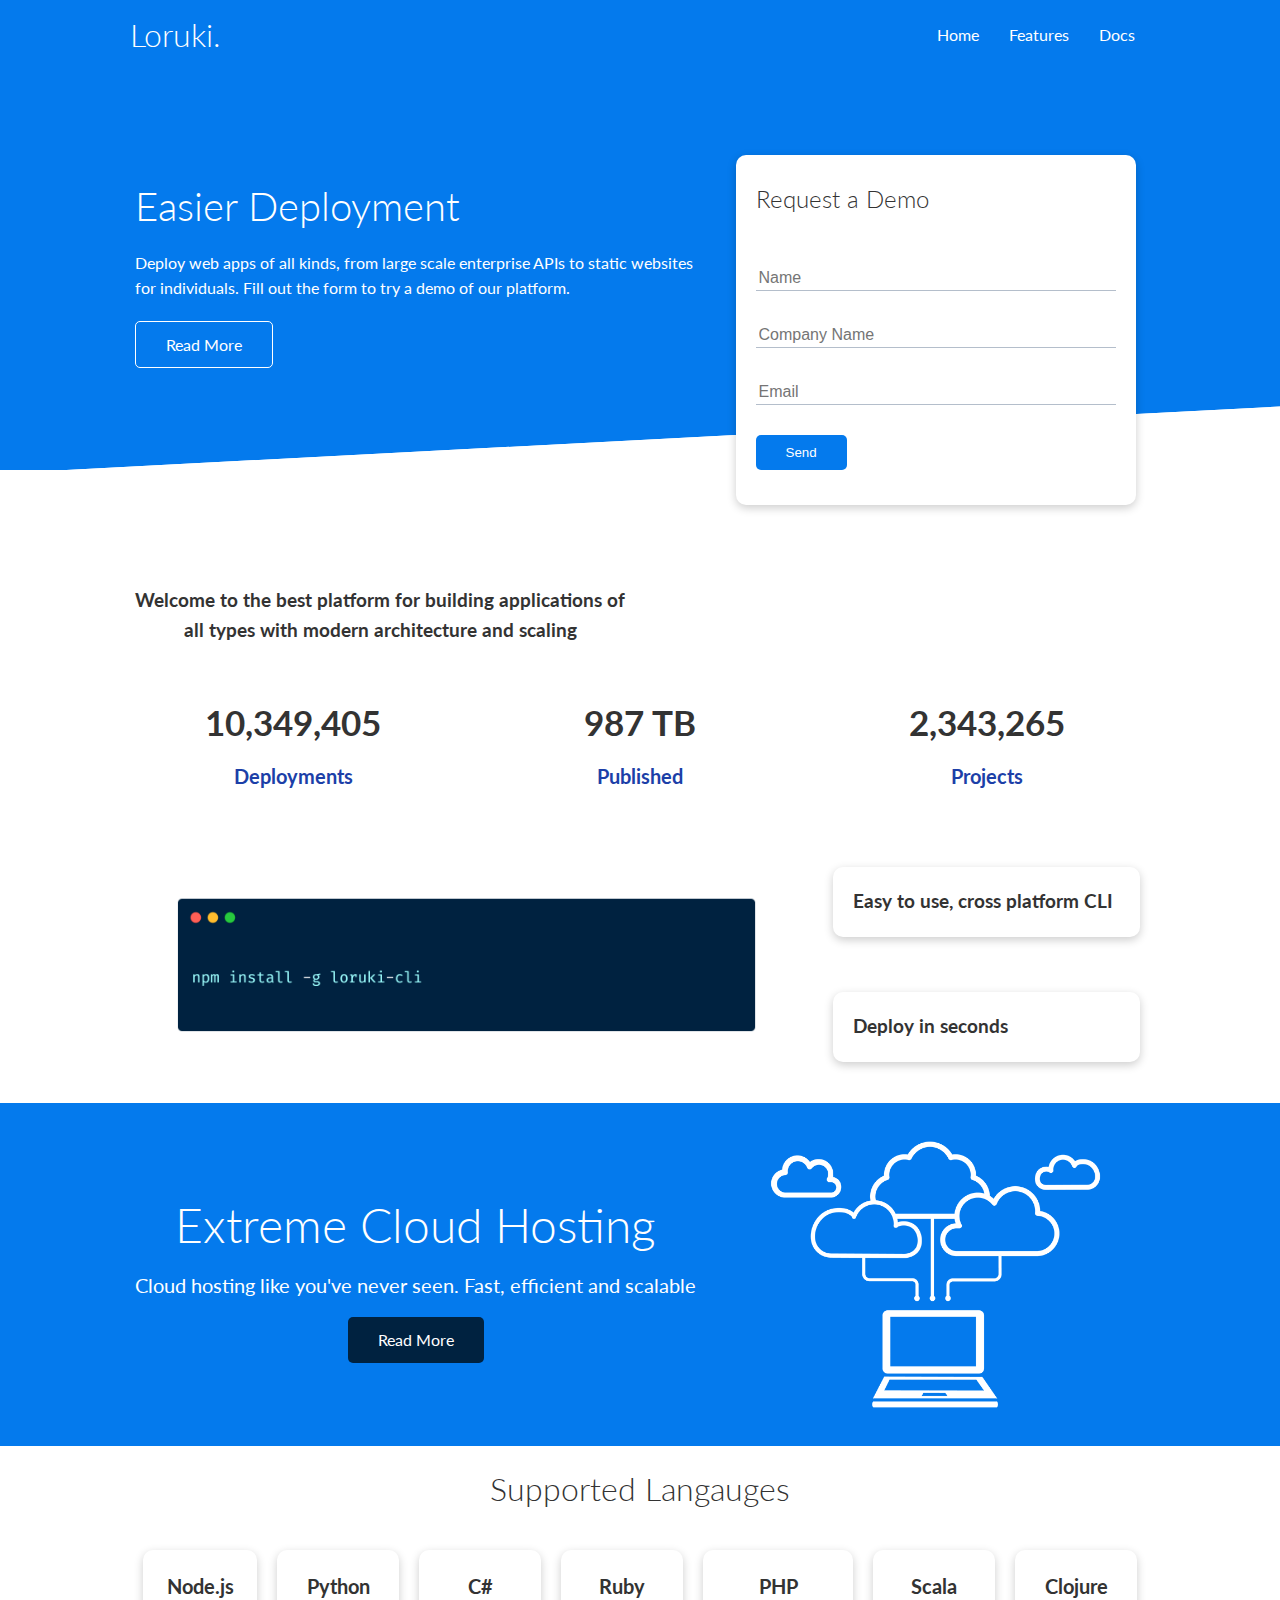
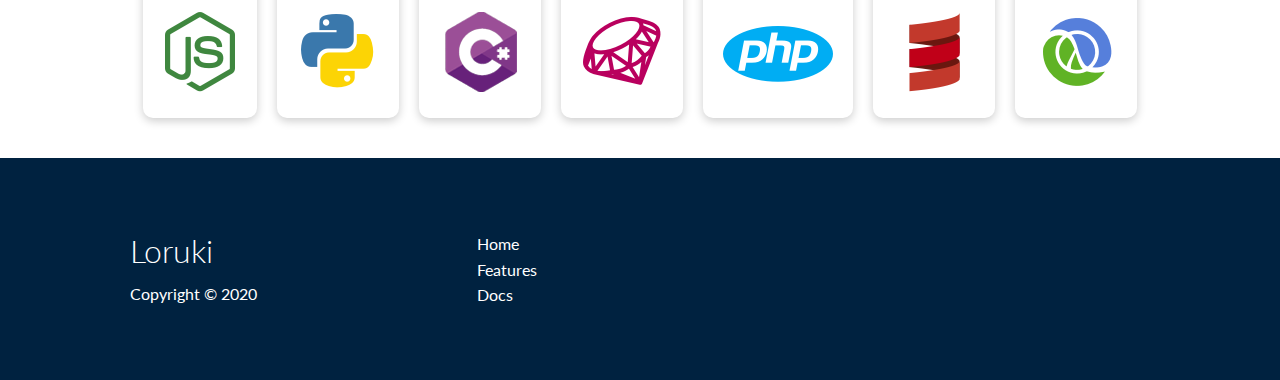
<file: index.html>
<!DOCTYPE html>
<html lang="en">
  <head>
    <meta charset="UTF-8" />
    <meta name="viewport" content="width=device-width, initial-scale=1.0" />
    <link
      rel="stylesheet"
      href="https://cdnjs.cloudflare.com/ajax/libs/font-awesome/5.15.1/css/all.min.css"
      integrity="sha512-+4zCK9k+qNFUR5X+cKL9EIR+ZOhtIloNl9GIKS57V1MyNsYpYcUrUeQc9vNfzsWfV28IaLL3i96P9sdNyeRssA=="
      crossorigin="anonymous"
    />
    <link rel="stylesheet" href="css/style.css" />
    <link rel="stylesheet" href="css/utilities.css" />
    <title>Loruki | Cloud Hosting For Everyone</title>
  </head>
  <body>
    <!-- Navbar -->
    <div class="navbar">
      <div class="container flex">
        <h1 class="logo">Loruki.</h1>
        <nav>
          <ul>
            <li><a href="index.html">Home</a></li>
            <li><a href="features.html">Features</a></li>
            <li><a href="docs.html">Docs</a></li>
          </ul>
        </nav>
      </div>
    </div>

    <!-- Showcase -->
    <section class="showcase">
      <div class="container grid">
        <div class="showcase-text">
          <h1>Easier Deployment</h1>
          <p>
            Deploy web apps of all kinds, from large scale enterprise APIs to
            static websites for individuals. Fill out the form to try a demo of
            our platform.
          </p>
          <a href="features.html" class="btn btn-outline">Read More</a>
        </div>
        <div class="showcase-form card">
          <h2>Request a Demo</h2>
          <form
            name="contact"
            method="POST"
            netlify-honeypot="bot-field"
            data-netlify="true"
          >
            <input type="hidden" name="form-name" value="contact" />
            <p class="hidden">
              <label
                >Don’t fill this out if you're human: <input name="bot-field"
              /></label>
            </p>
            <div class="form-control">
              <input type="text" name="name" placeholder="Name" required />
            </div>
            <div class="form-control">
              <input
                type="text"
                name="company"
                placeholder="Company Name"
                required
              />
            </div>
            <div class="form-control">
              <input type="email" name="email" placeholder="Email" required />
            </div>
            <input type="submit" value="Send" class="btn btn-primary" />
          </form>
        </div>
      </div>
    </section>

    <!-- Stats -->
    <section class="stats">
      <div class="container">
        <h3 class="stats-heading text-center my-1">
          Welcome to the best platform for building applications of all types
          with modern architecture and scaling
        </h3>
        <div class="grid grid-3 text-center my-4">
          <div>
            <i class="fas fa-server fa-3x"></i>
            <h3>10,349,405</h3>
            <p class="text-secondary">Deployments</p>
          </div>
          <div>
            <i class="fas fa-upload fa-3x"></i>
            <h3>987 TB</h3>
            <p class="text-secondary">Published</p>
          </div>
          <div>
            <i class="fas fa-project-diagram fa-3x"></i>
            <h3>2,343,265</h3>
            <p class="text-secondary">Projects</p>
          </div>
        </div>
      </div>
    </section>

    <!-- Cli -->
    <section class="cli">
      <div class="container grid">
        <img src="images/cli.png" alt="" />
        <div class="card">
          <h3>Easy to use, cross platform CLI</h3>
        </div>
        <div class="card">
          <h3>Deploy in seconds</h3>
        </div>
      </div>
    </section>

    <!-- Cloud -->
    <section class="cloud bg-primary my-2 py-2">
      <div class="container grid">
        <div class="text-center">
          <h2 class="lg">Extreme Cloud Hosting</h2>
          <p class="lead my-1">
            Cloud hosting like you've never seen. Fast, efficient and scalable
          </p>
          <a href="features.html" class="btn btn-dark">Read More</a>
        </div>
        <img src="images/cloud.png" alt="" />
      </div>
    </section>

    <!-- Languages -->
    <section class="languages">
      <h2 class="md text-center my-2">Supported Langauges</h2>
      <div class="container flex">
        <div class="card">
          <h4>Node.js</h4>
          <img src="images/logos/node.png" alt="" />
        </div>
        <div class="card">
          <h4>Python</h4>
          <img src="images/logos/python.png" alt="" />
        </div>
        <div class="card">
          <h4>C#</h4>
          <img src="images/logos/csharp.png" alt="" />
        </div>
        <div class="card">
          <h4>Ruby</h4>
          <img src="images/logos/ruby.png" alt="" />
        </div>
        <div class="card">
          <h4>PHP</h4>
          <img src="images/logos/php.png" alt="" />
        </div>
        <div class="card">
          <h4>Scala</h4>
          <img src="images/logos/scala.png" alt="" />
        </div>
        <div class="card">
          <h4>Clojure</h4>
          <img src="images/logos/clojure.png" alt="" />
        </div>
      </div>
    </section>

    <!-- Footer -->
    <footer class="footer bg-dark py-5">
      <div class="container grid grid-3">
        <div>
          <h1>Loruki</h1>
          <p>Copyright &copy; 2020</p>
        </div>
        <nav>
          <ul>
            <li><a href="index.html">Home</a></li>
            <li><a href="features.html">Features</a></li>
            <li><a href="docs.html">Docs</a></li>
          </ul>
        </nav>
        <div class="social">
          <a href="#"><i class="fab fa-github fa-2x"></i></a>
          <a href="#"><i class="fab fa-facebook fa-2x"></i></a>
          <a href="#"><i class="fab fa-instagram fa-2x"></i></a>
          <a href="#"><i class="fab fa-twitter fa-2x"></i></a>
        </div>
      </div>
    </footer>
  </body>
</html>
</file>
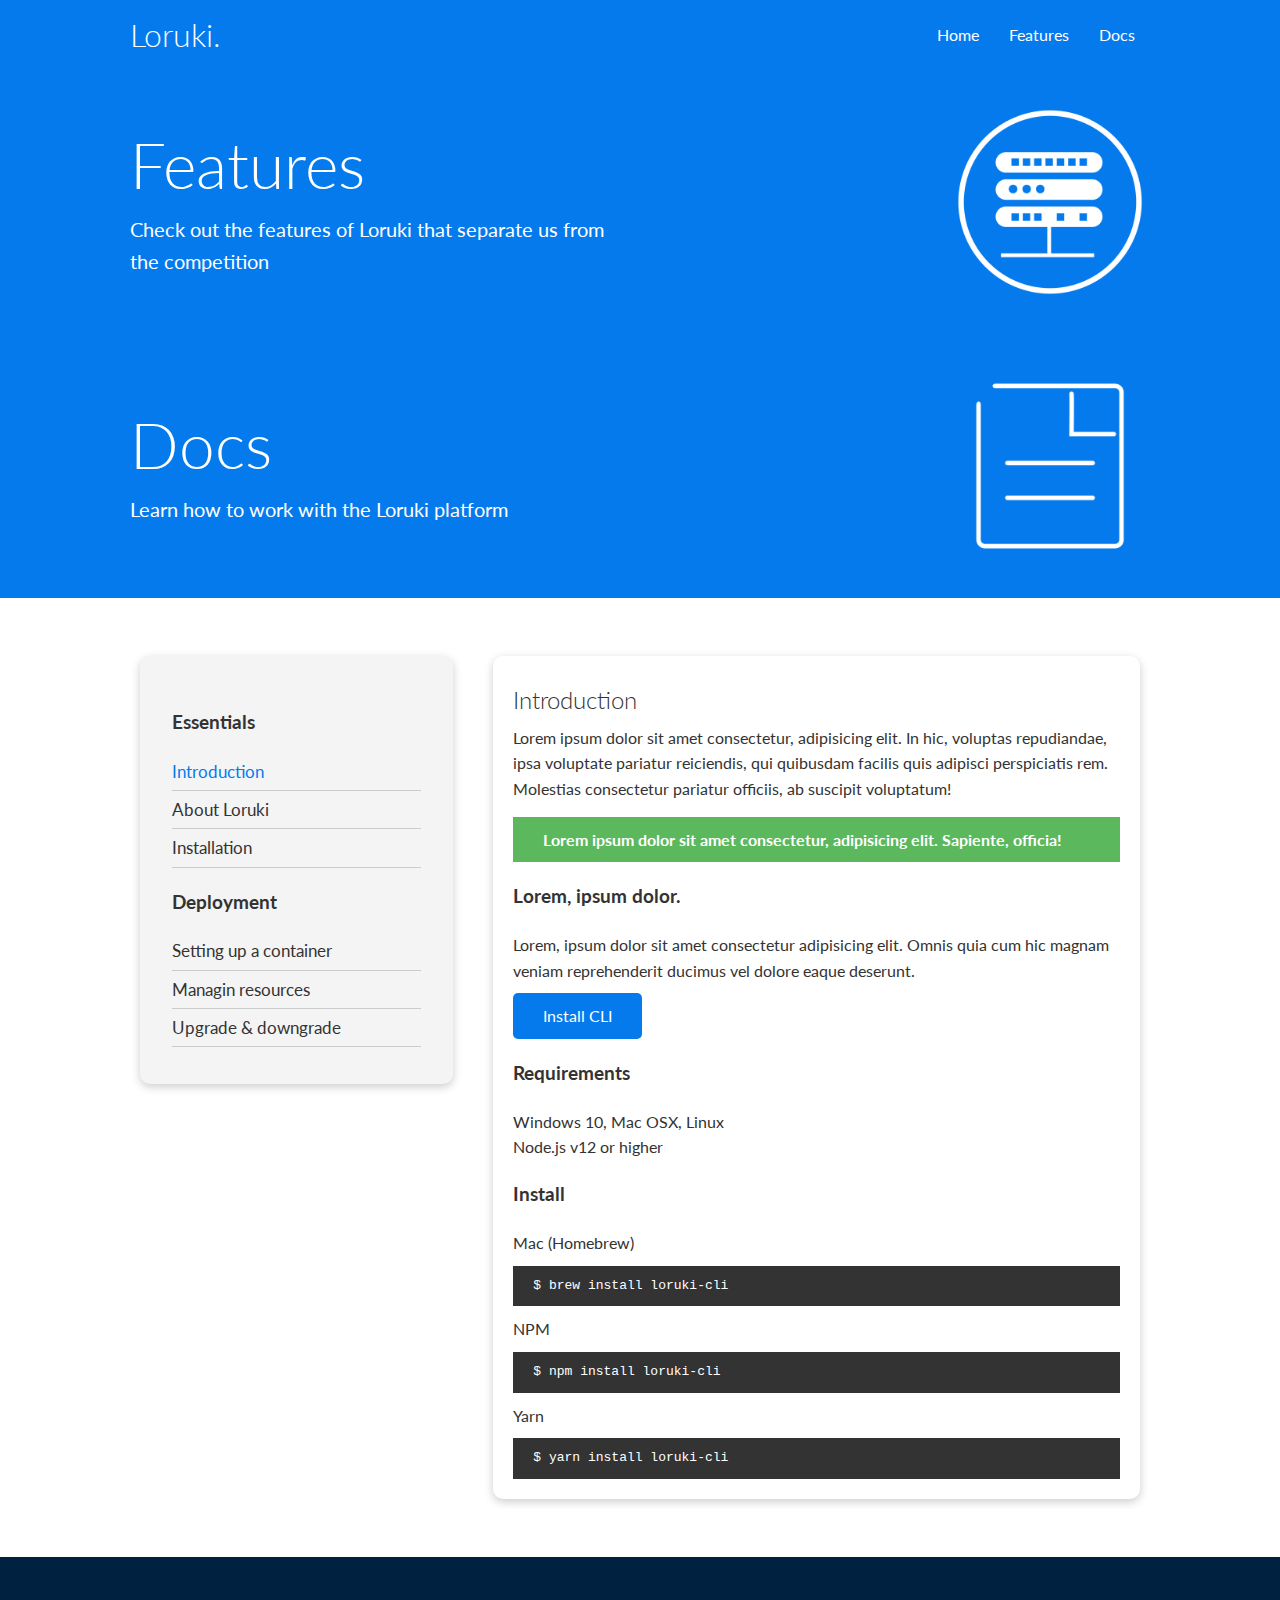
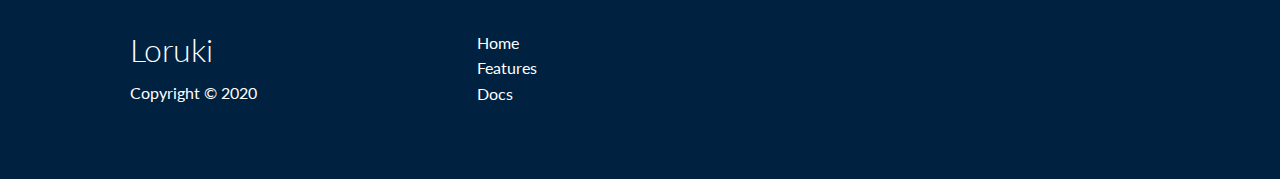
<file: docs.html>
<!DOCTYPE html>
<html lang="en">
  <head>
    <meta charset="UTF-8" />
    <meta name="viewport" content="width=device-width, initial-scale=1.0" />
    <link
      rel="stylesheet"
      href="https://cdnjs.cloudflare.com/ajax/libs/font-awesome/5.15.1/css/all.min.css"
      integrity="sha512-+4zCK9k+qNFUR5X+cKL9EIR+ZOhtIloNl9GIKS57V1MyNsYpYcUrUeQc9vNfzsWfV28IaLL3i96P9sdNyeRssA=="
      crossorigin="anonymous"
    />
    <link rel="stylesheet" href="css/style.css" />
    <link rel="stylesheet" href="css/utilities.css" />
    <title>Loruki | Cloud Hosting For Everyone</title>
  </head>
  <body>
    <!-- Navbar -->
    <div class="navbar">
      <div class="container flex">
        <h1 class="logo">Loruki.</h1>
        <nav>
          <ul>
            <li><a href="index.html">Home</a></li>
            <li><a href="features.html">Features</a></li>
            <li><a href="docs.html">Docs</a></li>
          </ul>
        </nav>
      </div>
    </div>

    <!-- Head -->
    <section class="features-head bg-primary py-3">
      <div class="container grid">
        <div>
          <h1 class="xl">Features</h1>
          <p class="lead">
            Check out the features of Loruki that separate us from the
            competition
          </p>
        </div>
        <img src="images/server.png" alt="" />
      </div>
    </section>

    <!-- Head -->
    <section class="docs-head bg-primary py-3">
      <div class="container grid">
        <div>
          <h1 class="xl">Docs</h1>
          <p class="lead">Learn how to work with the Loruki platform</p>
        </div>
        <img src="images/docs.png" alt="" />
      </div>
    </section>

    <!-- Docs Main -->
    <section class="docs-main my-4">
      <div class="container grid">
        <div class="card bg-light p-3">
          <h3 class="my-2">Essentials</h3>
          <nav>
            <ul>
              <li><a class="text-primary" href="#">Introduction</a></li>
              <li><a href="#">About Loruki</a></li>
              <li><a href="#">Installation</a></li>
            </ul>
          </nav>
          <h3 class="my-2">Deployment</h3>
          <nav>
            <ul>
              <li><a href="#">Setting up a container</a></li>
              <li><a href="#">Managin resources</a></li>
              <li><a href="#">Upgrade & downgrade</a></li>
            </ul>
          </nav>
        </div>
        <div class="card">
          <h2>Introduction</h2>
          <p>
            Lorem ipsum dolor sit amet consectetur, adipisicing elit. In hic,
            voluptas repudiandae, ipsa voluptate pariatur reiciendis, qui
            quibusdam facilis quis adipisci perspiciatis rem. Molestias
            consectetur pariatur officiis, ab suscipit voluptatum!
          </p>
          <div class="alert alert-success">
            <i class="fas fa-info"></i>Lorem ipsum dolor sit amet consectetur,
            adipisicing elit. Sapiente, officia!
          </div>
          <h3>Lorem, ipsum dolor.</h3>
          <p>
            Lorem, ipsum dolor sit amet consectetur adipisicing elit. Omnis quia
            cum hic magnam veniam reprehenderit ducimus vel dolore eaque
            deserunt.
          </p>
          <a href="#" class="btn btn-primary">Install CLI</a>
          <h3>Requirements</h3>
          <ul>
            <li>Windows 10, Mac OSX, Linux</li>
            <li>Node.js v12 or higher</li>
          </ul>
          <h3>Install</h3>
          <p>Mac (Homebrew)</p>
          <pre><code>$ brew install loruki-cli</code></pre>
          <p>NPM</p>
          <pre><code>$ npm install loruki-cli</code></pre>
          <p>Yarn</p>
          <pre><code>$ yarn install loruki-cli</code></pre>
        </div>
      </div>
    </section>

    <!-- Footer -->
    <footer class="footer bg-dark py-5">
      <div class="container grid grid-3">
        <div>
          <h1>Loruki</h1>
          <p>Copyright &copy; 2020</p>
        </div>
        <nav>
          <ul>
            <li><a href="index.html">Home</a></li>
            <li><a href="features.html">Features</a></li>
            <li><a href="docs.html">Docs</a></li>
          </ul>
        </nav>
        <div class="social">
          <a href="#"><i class="fab fa-github fa-2x"></i></a>
          <a href="#"><i class="fab fa-facebook fa-2x"></i></a>
          <a href="#"><i class="fab fa-instagram fa-2x"></i></a>
          <a href="#"><i class="fab fa-twitter fa-2x"></i></a>
        </div>
      </div>
    </footer>
  </body>
</html>
</file>
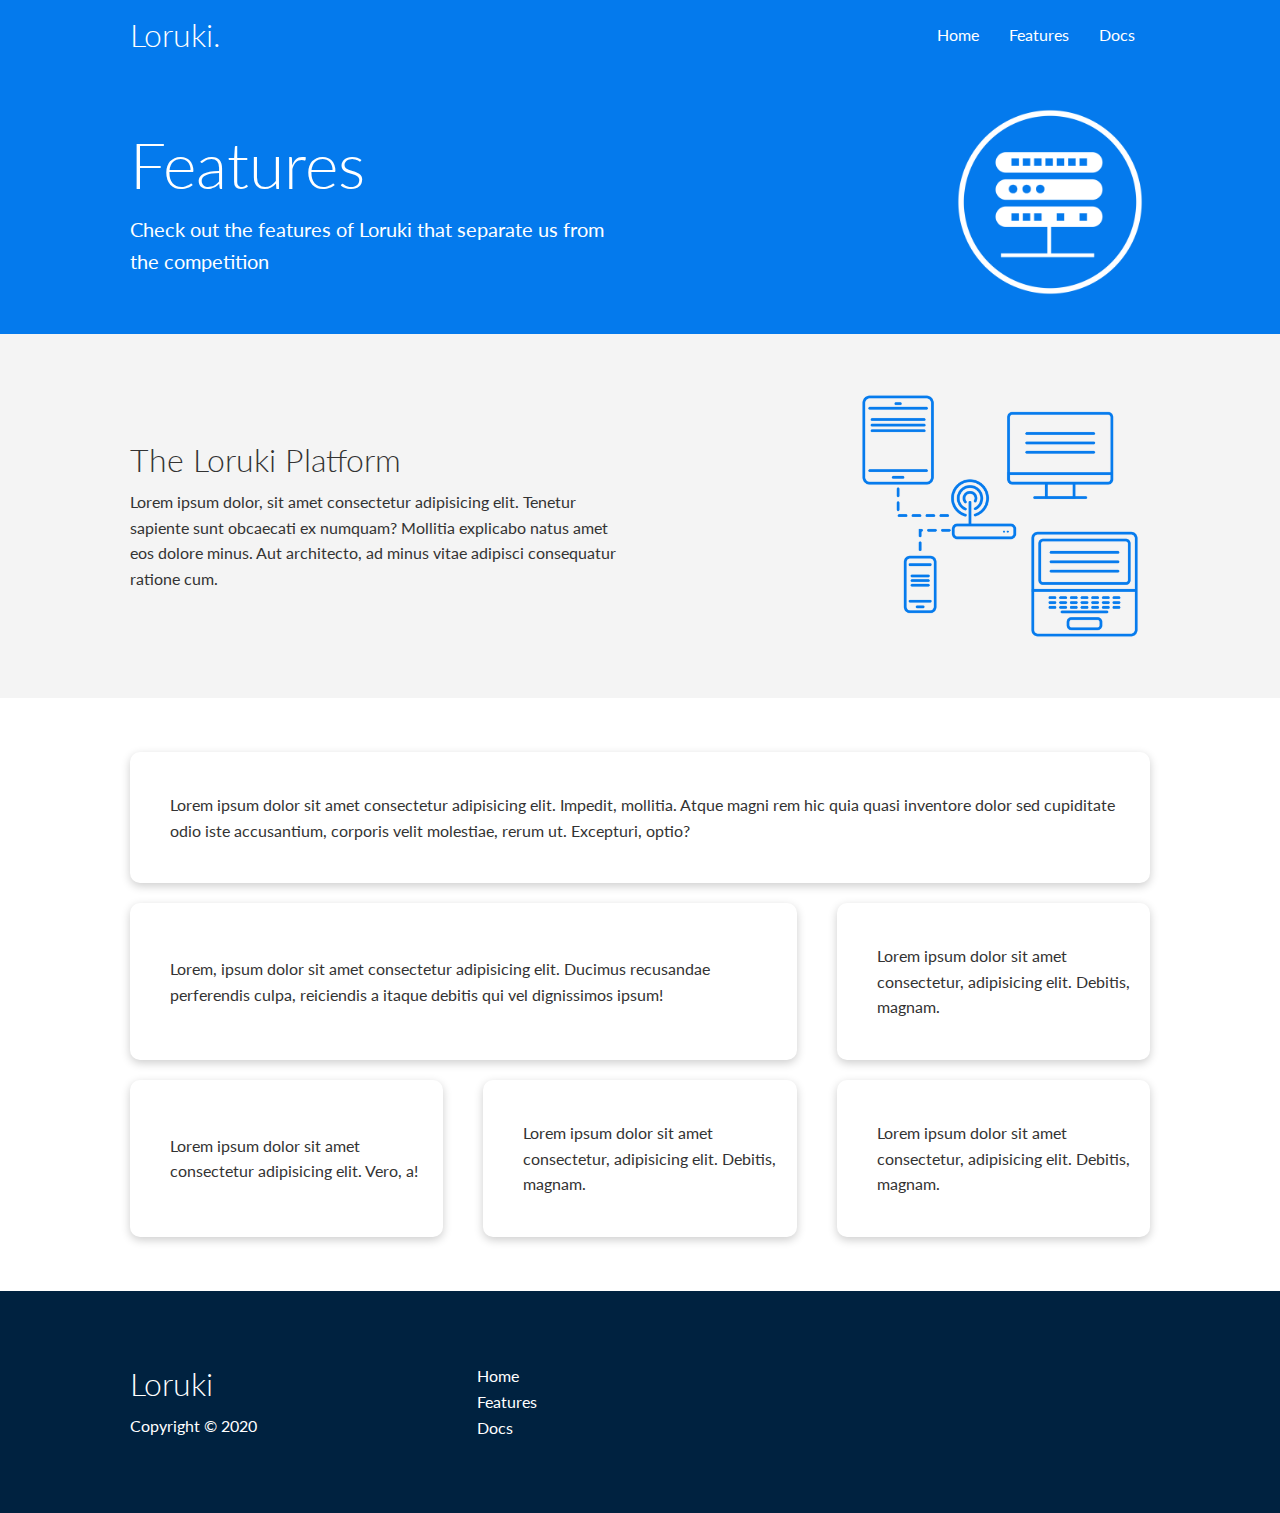
<file: features.html>
<!DOCTYPE html>
<html lang="en">
  <head>
    <meta charset="UTF-8" />
    <meta name="viewport" content="width=device-width, initial-scale=1.0" />
    <link
      rel="stylesheet"
      href="https://cdnjs.cloudflare.com/ajax/libs/font-awesome/5.15.1/css/all.min.css"
      integrity="sha512-+4zCK9k+qNFUR5X+cKL9EIR+ZOhtIloNl9GIKS57V1MyNsYpYcUrUeQc9vNfzsWfV28IaLL3i96P9sdNyeRssA=="
      crossorigin="anonymous"
    />
    <link rel="stylesheet" href="css/style.css" />
    <link rel="stylesheet" href="css/utilities.css" />
    <title>Loruki | Cloud Hosting For Everyone</title>
  </head>
  <body>
    <!-- Navbar -->
    <div class="navbar">
      <div class="container flex">
        <h1 class="logo">Loruki.</h1>
        <nav>
          <ul>
            <li><a href="index.html">Home</a></li>
            <li><a href="features.html">Features</a></li>
            <li><a href="docs.html">Docs</a></li>
          </ul>
        </nav>
      </div>
    </div>

    <!-- Head -->
    <section class="features-head bg-primary py-3">
      <div class="container grid">
        <div>
          <h1 class="xl">Features</h1>
          <p class="lead">
            Check out the features of Loruki that separate us from the
            competition
          </p>
        </div>
        <img src="images/server.png" alt="" />
      </div>
    </section>

    <!-- Sub head -->
    <section class="features-sub-head bg-light py-3">
      <div class="container grid">
        <div>
          <h1 class="md">The Loruki Platform</h1>
          <p>
            Lorem ipsum dolor, sit amet consectetur adipisicing elit. Tenetur
            sapiente sunt obcaecati ex numquam? Mollitia explicabo natus amet
            eos dolore minus. Aut architecto, ad minus vitae adipisci
            consequatur ratione cum.
          </p>
        </div>
        <img src="images/server2.png" alt="" />
      </div>
    </section>

    <section class="features-main my-2">
      <div class="container grid grid-3">
        <div class="card flex">
          <i class="fas fa-server fa-3x"></i>
          <p>
            Lorem ipsum dolor sit amet consectetur adipisicing elit. Impedit,
            mollitia. Atque magni rem hic quia quasi inventore dolor sed
            cupiditate odio iste accusantium, corporis velit molestiae, rerum
            ut. Excepturi, optio?
          </p>
        </div>
        <div class="card flex">
          <i class="fas fa-network-wired fa-3x"></i>
          <p>
            Lorem, ipsum dolor sit amet consectetur adipisicing elit. Ducimus
            recusandae perferendis culpa, reiciendis a itaque debitis qui vel
            dignissimos ipsum!
          </p>
        </div>
        <div class="card flex">
          <i class="fas fa-laptop-code fa-3x"></i>
          <p>
            Lorem ipsum dolor sit amet consectetur, adipisicing elit. Debitis,
            magnam.
          </p>
        </div>
        <div class="card flex">
          <i class="fas fa-database fa-3x"></i>
          <p>
            Lorem ipsum dolor sit amet consectetur adipisicing elit. Vero, a!
          </p>
        </div>
        <div class="card flex">
          <i class="fas fa-power-off fa-3x"></i>
          <p>
            Lorem ipsum dolor sit amet consectetur, adipisicing elit. Debitis,
            magnam.
          </p>
        </div>
        <div class="card flex">
          <i class="fas fa-upload fa-3x"></i>
          <p>
            Lorem ipsum dolor sit amet consectetur, adipisicing elit. Debitis,
            magnam.
          </p>
        </div>
      </div>
    </section>

    <!-- Footer -->
    <footer class="footer bg-dark py-5">
      <div class="container grid grid-3">
        <div>
          <h1>Loruki</h1>
          <p>Copyright &copy; 2020</p>
        </div>
        <nav>
          <ul>
            <li><a href="index.html">Home</a></li>
            <li><a href="features.html">Features</a></li>
            <li><a href="docs.html">Docs</a></li>
          </ul>
        </nav>
        <div class="social">
          <a href="#"><i class="fab fa-github fa-2x"></i></a>
          <a href="#"><i class="fab fa-facebook fa-2x"></i></a>
          <a href="#"><i class="fab fa-instagram fa-2x"></i></a>
          <a href="#"><i class="fab fa-twitter fa-2x"></i></a>
        </div>
      </div>
    </footer>
  </body>
</html>
</file>
<file: css/style.css>
@import url('https://fonts.googleapis.com/css2?family=Lato:wght@300&display=swap');

:root {
  --primary-color: #047aed;
  --secondary-color: #1c3fa8;
  --dark-color: #002240;
  --light-color: #f4f4f4;
  --success-color: #5cb85c;
  --error-color: #d9534f;
}

* {
  box-sizing: border-box;
  padding: 0;
  margin: 0;
}

body {
  font-family: 'Lato', sans-serif;
  color: #333;
  line-height: 1.6;
}

ul {
  list-style-type: none;
}

a {
  text-decoration: none;
  color: #333;
}

h1,
h2 {
  font-weight: 300;
  line-height: 1.2;
  margin: 10px 0;
}

p {
  margin: 10px 0;
}

img {
  width: 100%;
}

code,
pre {
  background: #333;
  color: #fff;
  padding: 10px;
}

.hidden {
  visibility: hidden;
  height: 0;
}

/* Navbar */
.navbar {
  background-color: var(--primary-color);
  color: #fff;
  height: 70px;
}

.navbar ul {
  display: flex;
}

.navbar a {
  color: #fff;
  padding: 10px;
  margin: 0 5px;
}

.navbar a:hover {
  border-bottom: 2px solid #fff;
}

.navbar .flex {
  justify-content: space-between;
}

/* Showcase */
.showcase {
  height: 400px;
  background-color: var(--primary-color);
  color: #fff;
  position: relative;
}

.showcase h1 {
  font-size: 40px;
}

.showcase p {
  margin: 20px 0;
}

.showcase .grid {
  overflow: visible; /*height of .showcase-form goes down past border */
  grid-template-columns: 55% auto; /*left side wider than right*/
  gap: 30px;
}

.showcase-text {
  animation: slideInFromLeft 1s ease-in;
}

.showcase-form {
  position: relative;
  top: 60px;
  height: 350px;
  width: 400px;
  padding: 40px;
  z-index: 100;
  justify-self: flex-end;
  animation: slideInFromRight 1s ease-in;
}

.showcase-form .form-control {
  margin: 30px 0;
}

.showcase-form input[type='text'],
.showcase-form input[type='email'] {
  border: 0;
  border-bottom: 1px solid #b4becb;
  width: 100%;
  padding: 3px;
  font-size: 16px;
}

.showcase-form input:focus {
  outline: none;
}

.showcase::before,
.showcase::after {
  content: '';
  position: absolute;
  height: 100px;
  bottom: -70px;
  right: 0;
  left: 0;
  background: #fff; /*change to red to see what happens */
  transform: skewY(-3deg);
  -webkit-transform: skewY(-3deg);
  -moz-transform: skewY(-3deg);
  -ms-transform: skewY(-3deg);
}

/* Stats */
.stats {
  padding-top: 100px;
  animation: slideInFromBottom 1s ease-in;
}

.stats-heading {
  max-width: 500px;
  margin: auto;
}

.stats .grid h3 {
  font-size: 35px;
}

.stats .grid p {
  font-size: 20px;
  font-weight: bold;
}

/* Cli */
.cli .grid {
  grid-template-columns: repeat(3, 1fr);
  grid-template-rows: repeat(2, 1fr);
}

.cli .grid > *:first-child {
  /* takes first child from that section (in this case image) */
  grid-column: 1 / span 2; /* expands to second column */
  grid-row: 1 / span 2; /* expands to second row */
}

/* Cloud */
.cloud .grid {
  grid-template-columns: 4fr 3fr;
}

/* Languages */
.languages .flex {
  flex-wrap: wrap;
}

.languages .card {
  text-align: center;
  margin: 18px 10px 40px;
  transition: transform 0.2s ease-in;
}

.languages .card h4 {
  font-size: 20px;
  margin-bottom: 10px;
}

.languages .card:hover {
  transform: translateY(-15px);
}

/* Features */
.features-head img {
  width: 200px;
  justify-self: flex-end;
}

.features-sub-head img {
  width: 300px;
  justify-self: flex-end;
}

.features-main .card > i {
  margin-right: 20px;
}

.features-main .grid {
  padding: 30px;
}

.features-main .grid > *:first-child {
  grid-column: 1 / span 3;
}

.features-main .grid > *:nth-child(2) {
  grid-column: 1 / span 2;
}

/* Docs */
.docs-head img {
  width: 200px;
  justify-self: flex-end;
}

.docs-main h3 {
  margin: 20px 0;
}

.docs-main .grid {
  grid-template-columns: 1fr 2fr;
  align-items: flex-start; /* To align grids to top of container*/
}

.docs-main nav li {
  font-size: 17px;
  padding-bottom: 5px;
  margin-bottom: 5px;
  border-bottom: 1px solid #ccc;
}

.docs-main a:hover {
  font-weight: bold;
}

/* Footer */
.footer .social a {
  margin: 0 10px;
}

/* Animations */
@keyframes slideInFromLeft {
  0% {
    transform: translateX(-100%);
  }
  100% {
    transform: translateX(0);
  }
}

@keyframes slideInFromRight {
  0% {
    transform: translateX(100%);
  }
  100% {
    transform: translateX(0);
  }
}

@keyframes slideInFromTop {
  0% {
    transform: translateY(-100%);
  }
  100% {
    transform: translateX(0);
  }
}

@keyframes slideInFromBottom {
  0% {
    transform: translateY(100%);
  }
  100% {
    transform: translateX(0);
  }
}

/* Tablets and under */
@media (max-width: 768px) {
  .grid,
  .showcase .grid,
  .stats .grid,
  .cli .grid,
  .cloud .grid,
  .features-main .grid,
  .docs-main .grid,
  .features-head .grid,
  .features-sub-head .grid,
  .docs-head .grid {
    grid-template-columns: 1fr;
    grid-template-rows: 1fr;
  }

  .showcase {
    height: auto; /* so it doesnt go over container*/
  }

  .showcase-text {
    text-align: center;
    margin-top: 40px;
    animation: slideInFromTop 1s ease-in;
  }

  .showcase-form {
    justify-self: center;
    margin: auto;
    animation: slideInFromBottom 1s ease-in;
  }

  .cli .grid > *:first-child {
    grid-column: 1;
    grid-row: 1;
  }

  .features-head,
  .features-sub-head,
  .docs-head {
    text-align: center;
  }

  .features-head img,
  .features-sub-head img,
  .docs-head img {
    justify-self: center;
  }

  .features-main .grid > *:first-child,
  .features-main .grid > *:nth-child(2) {
    grid-column: 1;
  }
}

/* Mobile */
@media (max-width: 500px) {
  .navbar {
    height: 110px;
  }

  .navbar .flex {
    flex-direction: column;
  }

  .navbar ul {
    padding: 10px;
    background-color: rgba(0, 0, 0, 0.1);
  }

  .showcase-form {
    width: 300px;
  }
}
</file>
<file: css/utilities.css>
/* Utilities */
.container {
  max-width: 1100px;
  margin: 0 auto;
  overflow: auto;
  padding: 0 40px;
}

.card {
  background-color: #fff;
  color: #333;
  border-radius: 10px;
  box-shadow: 0 3px 10px rgba(0, 0, 0, 0.2);
  padding: 20px;
  margin: 10px;
}

.btn {
  display: inline-block;
  padding: 10px 30px;
  cursor: pointer;
  background: var(--primary-color);
  color: #fff;
  border: none;
  border-radius: 5px;
}

.btn-outline {
  background-color: transparent;
  border: 1px solid #fff;
}

.btn:hover {
  transform: scale(0.98);
}

/* Backgrounds & colored buttons */
.bg-primary,
.btn-primary {
  background-color: var(--primary-color);
  color: #fff;
}

.bg-secondary,
.btn-secondary {
  background-color: var(--secondary-color);
  color: #fff;
}

.bg-dark,
.btn-dark {
  background-color: var(--dark-color);
  color: #fff;
}

.bg-light,
.btn-light {
  background-color: var(--light-color);
  color: #333;
}

.bg-primary a,
.btn-primary a,
.bg-secondary a,
.btn-secondary a,
.bg-dark a,
.btn-dark a {
  color: #fff;
}

/* Text colors */
.text-primary {
  color: var(--primary-color);
}

.text-secondary {
  color: var(--secondary-color);
}

.text-dark {
  color: var(--dark-color);
}

.text-light {
  color: var(--light-color);
}

/* Text sizes */
.lead {
  font-size: 20px;
}

.sm {
  font-size: 1rem;
}

.md {
  font-size: 2rem;
}

.lg {
  font-size: 3rem;
}

.xl {
  font-size: 4rem;
}

.text-center {
  text-align: center;
}

/* Alert */
.alert {
  background-color: var(--light-color);
  padding: 10px 20px;
  font-weight: bold;
  margin: 15px 0;
}

.alert i {
  margin-right: 10px;
}

.alert-success {
  background-color: var(--success-color);
  color: #fff;
}

.alert-error {
  background-color: var(--error-color);
  color: #fff;
}

.flex {
  display: flex;
  justify-content: center;
  align-items: center;
  height: 100%;
}

.grid {
  display: grid;
  grid-template-columns: 1fr 1fr;
  gap: 20px;
  justify-content: center;
  align-items: center;
  height: 100%;
}

.grid-3 {
  grid-template-columns: repeat(3, 1fr);
}

/* Margin */
.my-1 {
  margin: 1rem 0;
}

.my-2 {
  margin: 1.5rem 0;
}

.my-3 {
  margin: 2rem 0;
}

.my-4 {
  margin: 3rem 0;
}

.my-5 {
  margin: 4rem 0;
}

.m-1 {
  margin: 1rem;
}

.m-2 {
  margin: 1.5rem;
}

.m-3 {
  margin: 2rem;
}

.m-4 {
  margin: 3rem;
}

.m-5 {
  margin: 4rem;
}

/* Padding */
.py-1 {
  padding: 1rem 0;
}

.py-2 {
  padding: 1.5rem 0;
}

.py-3 {
  padding: 2rem 0;
}

.py-4 {
  padding: 3rem 0;
}

.py-5 {
  padding: 4rem 0;
}

.p-1 {
  padding: 1rem;
}

.p-2 {
  padding: 1.5rem;
}

.p-3 {
  padding: 2rem;
}

.p-4 {
  padding: 3rem;
}

.p-5 {
  padding: 4rem;
}
</file>
